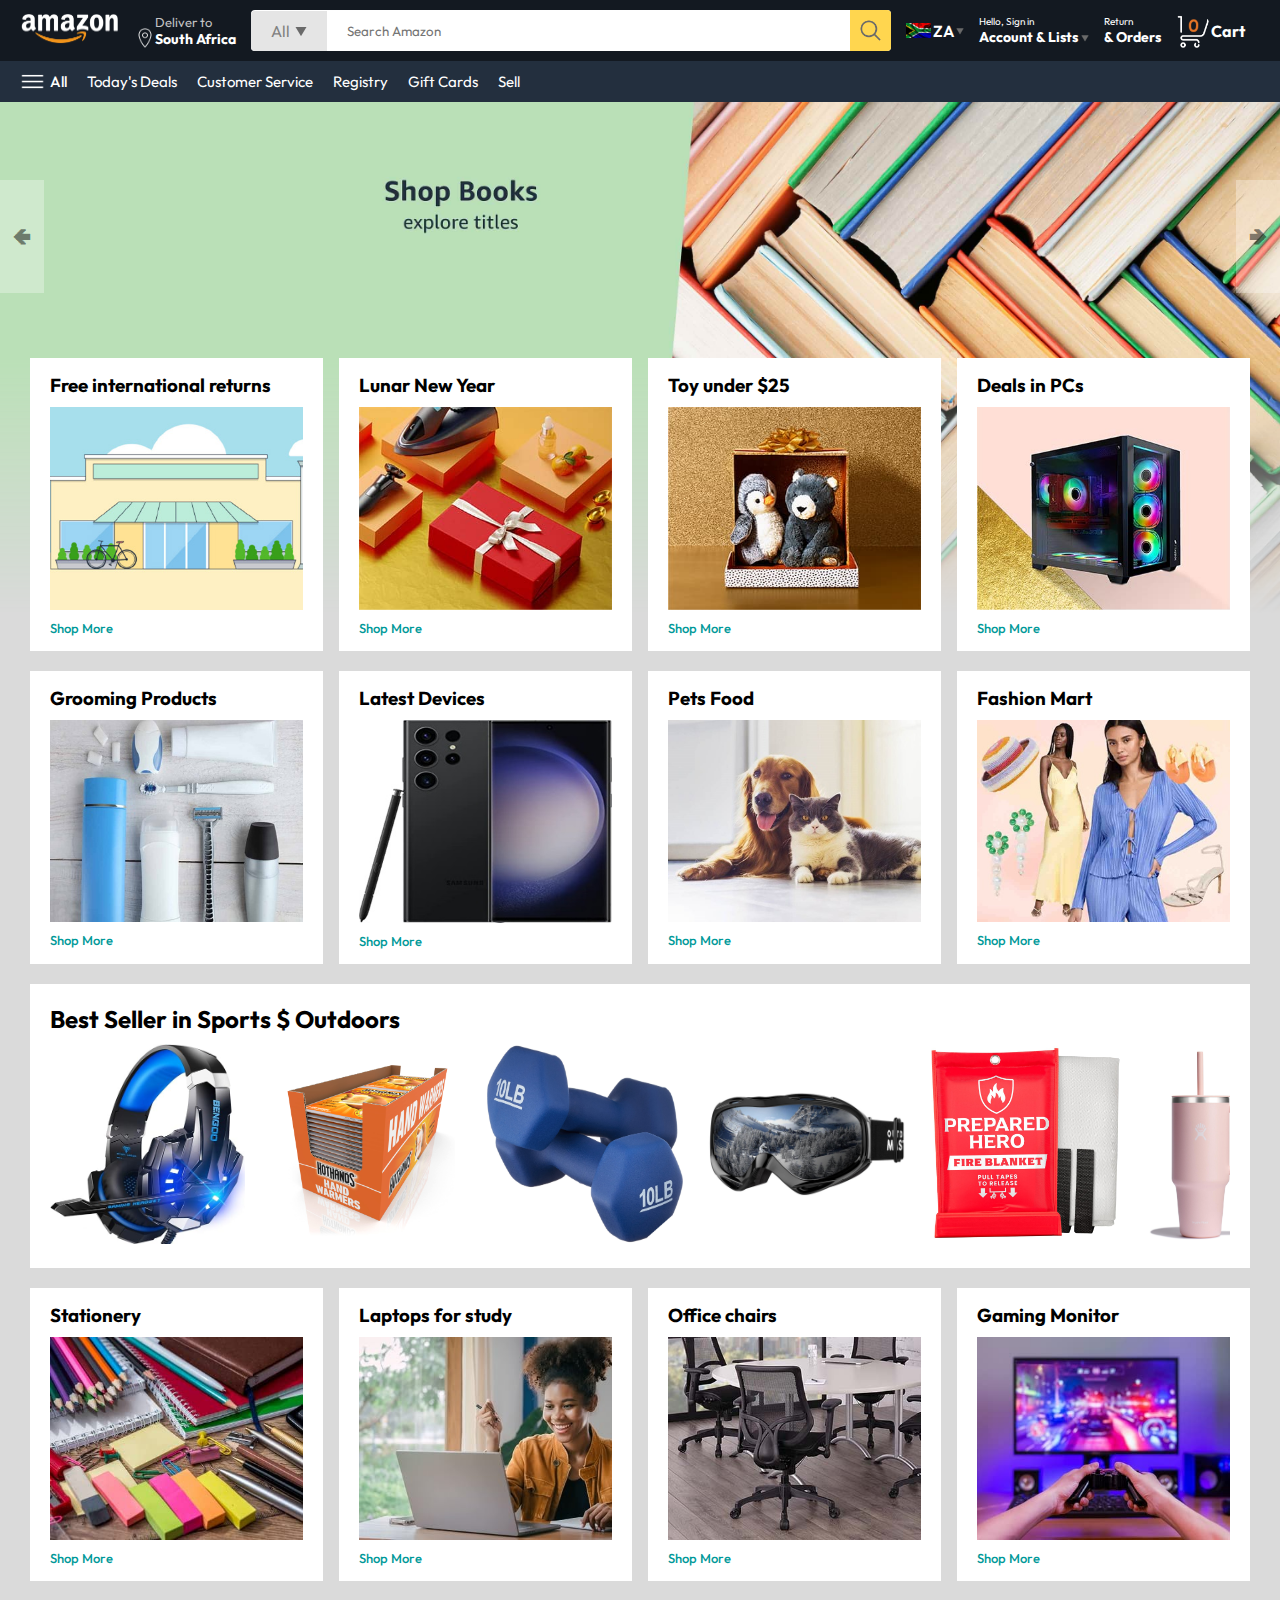
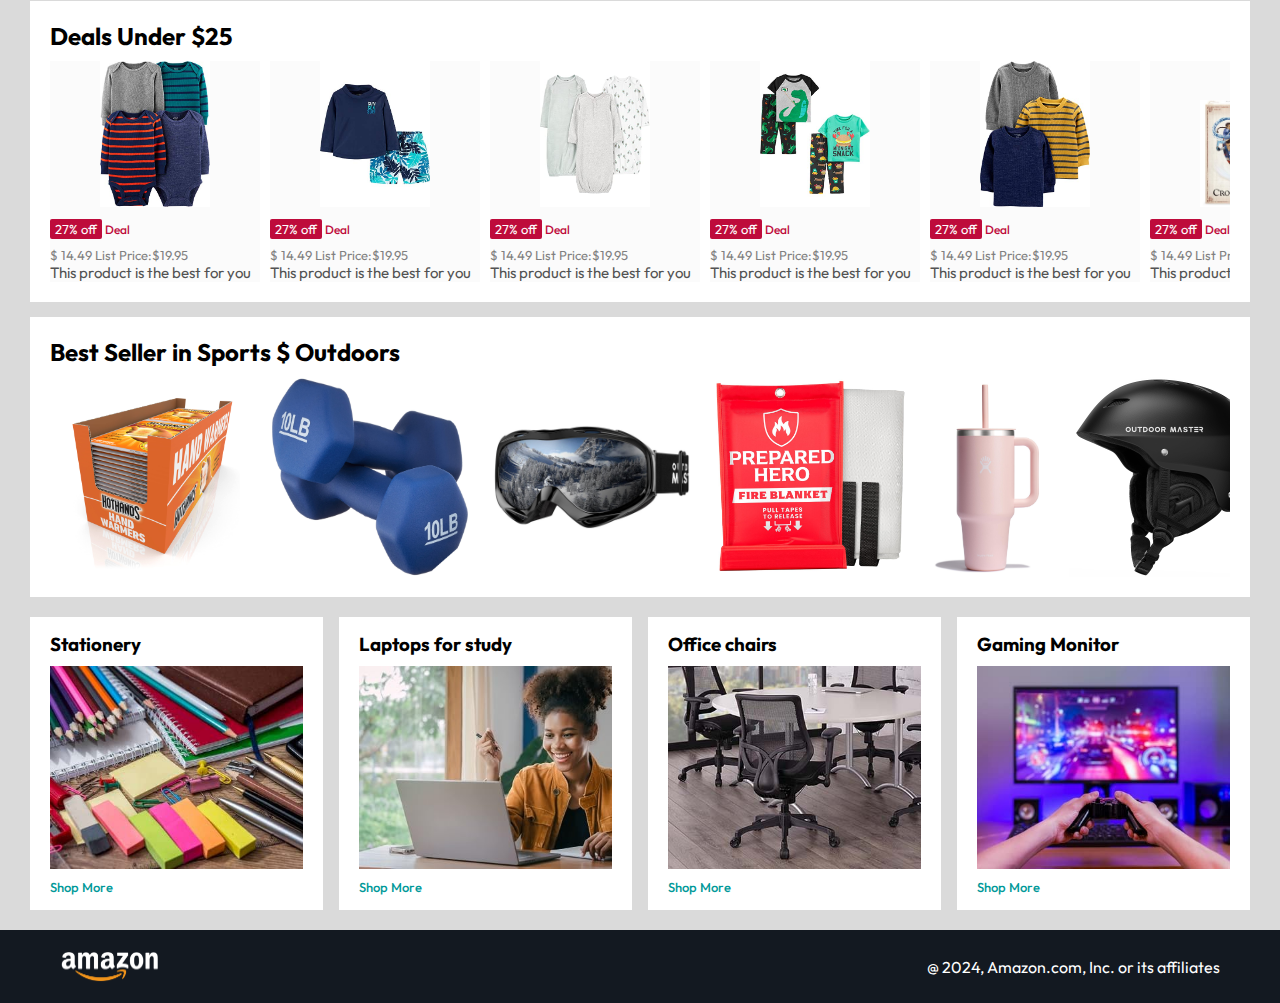
<file: Amazon clone/Content Layer/index.html>
<!DOCTYPE html>
<html lang="en">
<head>
    <meta charset="UTF-8">
    <meta name="viewport" content="width=device-width, initial-scale=1.0">
    <!-- CSS LINKS -->
    <link rel="stylesheet" href="../Presentation Layer/navigation.css">
    <link rel="stylesheet" href="../Presentation Layer/categories.css">
    <link rel="stylesheet" href="../Presentation Layer/content.css">
    <link rel="stylesheet" href="../Responsiveness/mediaQueries.css">
    <!-- CSS LINKS ENDS HERE -->
    <title>Amazon Clone</title>
</head>
<body>
    <nav>
        <a href="/">
            <img src="../Resources/images/amazon_logo.png" width="100" alt="">
        </a>
        <div class="nav-country">
            <img src="../Resources/images/location_icon.png" height="20" alt="">
            <div>
                <p>Deliver to</p>
                <h1>South Africa</h1>
            </div>
        </div>

        <div class="nav-search">
            <div class="nav-search-category">
                <p>All</p>
                <img src="../Resources/images/dropdown_icon.png" height="12" alt="">
            </div>
            <input type="text" class="nav-search-input" placeholder="Search Amazon">
            <img src="../Resources/images/search_icon.png" class="nav-search-icon" alt="">
        </div>
        <div class="nav-language">
            <img src="../Resources/images/southAfricanFlag.jpeg" width="25px" alt="">
            <p>ZA</p>
            <img src="../Resources/images/dropdown_icon.png" width="8px" alt="">
        </div>
        <div class="nav-text">
            <p>Hello, Sign in</p>
            <h1>Account & Lists <img src="../Resources/images/dropdown_icon.png" width="8px" alt=""></h1>
        </div>
        <div class="nav-text">
            <p>Return</p>
            <h1>& Orders</h1>
        </div>
        <a href="../Content Layer/signin.html" class="mobile-user-icon" style="display:none;">
            <img src="../Resources/images/user.png" alt="">
        </a>
        <a href="../Content Layer/cart.html" class="nav-cart">
            <img src="../Resources/images/cart_icon.png" width="35px" alt="">
            <h4>Cart</h4>
        </a>
    </nav>
    
    <div class="nav-bottom">
        <div>
            <img src="../Resources/images/menu_icon.png" width="25px" alt="">
            <p>All</p>
        </div>
        <p>Today's Deals</p>
        <p>Customer Service</p>
        <p>Registry</p>
        <p>Gift Cards</p>
        <p>Sell</p>
    </div>

    <div class="header-slider">
        <a href="#" class="control_prev">&#129144</a>
        <a href="#" class="control_next">&#129146</a>
        <ul>
            <img src="../Resources/images/header1.jpg" class="header-img" alt="">
            <img src="../Resources/images/header2.jpg" class="header-img" alt="">
            <img src="../Resources/images/header3.jpg" class="header-img" alt="">
            <img src="../Resources/images/header4.jpg" class="header-img" alt="">
            <img src="../Resources/images/header5.jpg" class="header-img" alt="">
            <img src="../Resources/images/header6.jpg" class="header-img" alt="">
        </ul>
    </div>

    <div class="box-row header-box">
        <div class="box-col">
            <h3>Free international returns</h3>
            <img src="../Resources/images/box1-1.jpg" alt="">
            <a href="/">Shop More</a>
        </div>
        <div class="box-col">
            <h3>Lunar New Year</h3>
            <img src="../Resources/images/box1-2.jpg" alt="">
            <a href="/">Shop More</a>
        </div>
        <div class="box-col">
            <h3>Toy under $25</h3>
            <img src="../Resources/images/box1-3.jpg" alt="">
            <a href="/">Shop More</a>
        </div>
        <div class="box-col">
            <h3>Deals in PCs</h3>
            <img src="../Resources/images/box1-4.jpg" alt="">
            <a href="/">Shop More</a>
        </div>
    </div>
    <div class="box-row">
        <div class="box-col">
            <h3>Grooming Products</h3>
            <img src="../Resources/images/box2-1.jpg" alt="">
            <a href="/">Shop More</a>
        </div>
        <div class="box-col">
            <h3>Latest Devices</h3>
            <img src="../Resources/images/box2-2.jpg" alt="">
            <a href="/">Shop More</a>
        </div>
        <div class="box-col">
            <h3>Pets Food</h3>
            <img src="../Resources/images/box2-3.jpg" alt="">
            <a href="/">Shop More</a>
        </div>
        <div class="box-col">
            <h3>Fashion Mart</h3>
            <img src="../Resources/images/box2-4.jpg" alt="">
            <a href="/">Shop More</a>
        </div>
    </div>

    <div class="products-slider">
        <h2>Best Seller in Sports $ Outdoors</h2>
        <div class="products">
            <a href="../Content Layer/product.html">
                <img src="../Resources/images/product_img.jpg" alt="">
            </a>
            <img src="../Resources/images/product1-1.jpg" alt="">
            <img src="../Resources/images/product1-2.jpg" alt="">
            <img src="../Resources/images/product1-3.jpg" alt="">
            <img src="../Resources/images/product1-4.jpg" alt="">
            <img src="../Resources/images/product1-5.jpg" alt="">
            <img src="../Resources/images/product1-6.jpg" alt="">
            <img src="../Resources/images/product1-7.jpg" alt="">
            <img src="../Resources/images/product1-8.jpg" alt="">
            <img src="../Resources/images/product1-9.jpg" alt="">
            <img src="../Resources/images/product1-10.jpg" alt="">
        </div>
    </div>

    <div class="box-row">
        <div class="box-col">
            <h3>Stationery</h3>
            <img src="../Resources/images/box3-1.jpg" alt="">
            <a href="/">Shop More</a>
        </div>
        <div class="box-col">
            <h3>Laptops for study</h3>
            <img src="../Resources/images/box3-2.jpg" alt="">
            <a href="/">Shop More</a>
        </div>
        <div class="box-col">
            <h3>Office chairs</h3>
            <img src="../Resources/images/box3-3.jpg" alt="">
            <a href="/">Shop More</a>
        </div>
        <div class="box-col">
            <h3>Gaming Monitor</h3>
            <img src="../Resources/images/box3-4.jpg" alt="">
            <a href="/">Shop More</a>
        </div>
    </div>

    <div class="products-slider-with-price">
        <h2>Deals Under $25</h2>
        <div class="products">
            <div class="product-card">
                <div class="product-img-container">
                    <img src="../Resources/images/product2-1.jpg" alt="">
                </div>
                <div class="product-offer">
                    <p>27% off</p> <span>Deal</span>
                </div>
                <p class="product-price">$ <span>14.49</span> List Price:$19.95</p>
                <h4>This product is the best for you</h4>
            </div>
            <div class="product-card">
                <div class="product-img-container">
                    <img src="../Resources/images/product2-2.jpg" alt="">
                </div>
                <div class="product-offer">
                    <p>27% off</p> <span>Deal</span>
                </div>
                <p class="product-price">$ <span>14.49</span> List Price:$19.95</p>
                <h4>This product is the best for you</h4>
            </div>
            <div class="product-card">
                <div class="product-img-container">
                    <img src="../Resources/images/product2-3.jpg" alt="">
                </div>
                <div class="product-offer">
                    <p>27% off</p> <span>Deal</span>
                </div>
                <p class="product-price">$ <span>14.49</span> List Price:$19.95</p>
                <h4>This product is the best for you</h4>
            </div>
            <div class="product-card">
                <div class="product-img-container">
                    <img src="../Resources/images/product2-4.jpg" alt="">
                </div>
                <div class="product-offer">
                    <p>27% off</p> <span>Deal</span>
                </div>
                <p class="product-price">$ <span>14.49</span> List Price:$19.95</p>
                <h4>This product is the best for you</h4>
            </div>
            <div class="product-card">
                <div class="product-img-container">
                    <img src="../Resources/images/product2-5.jpg" alt="">
                </div>
                <div class="product-offer">
                    <p>27% off</p> <span>Deal</span>
                </div>
                <p class="product-price">$ <span>14.49</span> List Price:$19.95</p>
                <h4>This product is the best for you</h4>
            </div>
            <div class="product-card">
                <div class="product-img-container">
                    <img src="../Resources/images/product2-6.jpg" alt="">
                </div>
                <div class="product-offer">
                    <p>27% off</p> <span>Deal</span>
                </div>
                <p class="product-price">$ <span>14.49</span> List Price:$19.95</p>
                <h4>This product is the best for you</h4>
            </div>
            <div class="product-card">
                <div class="product-img-container">
                    <img src="../Resources/images/product2-7.jpg" alt="">
                </div>
                <div class="product-offer">
                    <p>27% off</p> <span>Deal</span>
                </div>
                <p class="product-price">$ <span>14.49</span> List Price:$19.95</p>
                <h4>This product is the best for you</h4>
            </div>
            <div class="product-card">
                <div class="product-img-container">
                    <img src="../Resources/images/product2-8.jpg" alt="">
                </div>
                <div class="product-offer">
                    <p>27% off</p> <span>Deal</span>
                </div>
                <p class="product-price">$ <span>14.49</span> List Price:$19.95</p>
                <h4>This product is the best for you</h4>
            </div>
            <div class="product-card">
                <div class="product-img-container">
                    <img src="../Resources/images/product2-9.jpg" alt="">
                </div>
                <div class="product-offer">
                    <p>27% off</p> <span>Deal</span>
                </div>
                <p class="product-price">$ <span>14.49</span> List Price:$19.95</p>
                <h4>This product is the best for you</h4>
            </div>
            <div class="product-card">
                <div class="product-img-container">
                    <img src="../Resources/images/product2-10.jpg" alt="">
                </div>
                <div class="product-offer">
                    <p>27% off</p> <span>Deal</span>
                </div>
                <p class="product-price">$ <span>14.49</span> List Price:$19.95</p>
                <h4>This product is the best for you</h4>
            </div>
        </div>
    </div>

    <div class="products-slider">
        <h2>Best Seller in Sports $ Outdoors</h2>
        <div class="products">
            <img src="../Resources/images/product1-1.jpg" alt="">
            <img src="../Resources/images/product1-2.jpg" alt="">
            <img src="../Resources/images/product1-3.jpg" alt="">
            <img src="../Resources/images/product1-4.jpg" alt="">
            <img src="../Resources/images/product1-5.jpg" alt="">
            <img src="../Resources/images/product1-6.jpg" alt="">
            <img src="../Resources/images/product1-7.jpg" alt="">
            <img src="../Resources/images/product1-8.jpg" alt="">
            <img src="../Resources/images/product1-9.jpg" alt="">
            <img src="../Resources/images/product1-10.jpg" alt="">
        </div>
    </div>

    <div class="box-row">
        <div class="box-col">
            <h3>Stationery</h3>
            <img src="../Resources/images/box3-1.jpg" alt="">
            <a href="/">Shop More</a>
        </div>
        <div class="box-col">
            <h3>Laptops for study</h3>
            <img src="../Resources/images/box3-2.jpg" alt="">
            <a href="/">Shop More</a>
        </div>
        <div class="box-col">
            <h3>Office chairs</h3>
            <img src="../Resources/images/box3-3.jpg" alt="">
            <a href="/">Shop More</a>
        </div>
        <div class="box-col">
            <h3>Gaming Monitor</h3>
            <img src="../Resources/images/box3-4.jpg" alt="">
            <a href="/">Shop More</a>
        </div>
    </div>

    <footer>
        <img src="../Resources/images/amazon_logo.png" width="100" alt="">
        <p>@ 2024, Amazon.com, Inc. or its affiliates</p>
    </footer>

    <script src="../Behavioural Layer/script.js"></script>
</body>
</html>
</file>
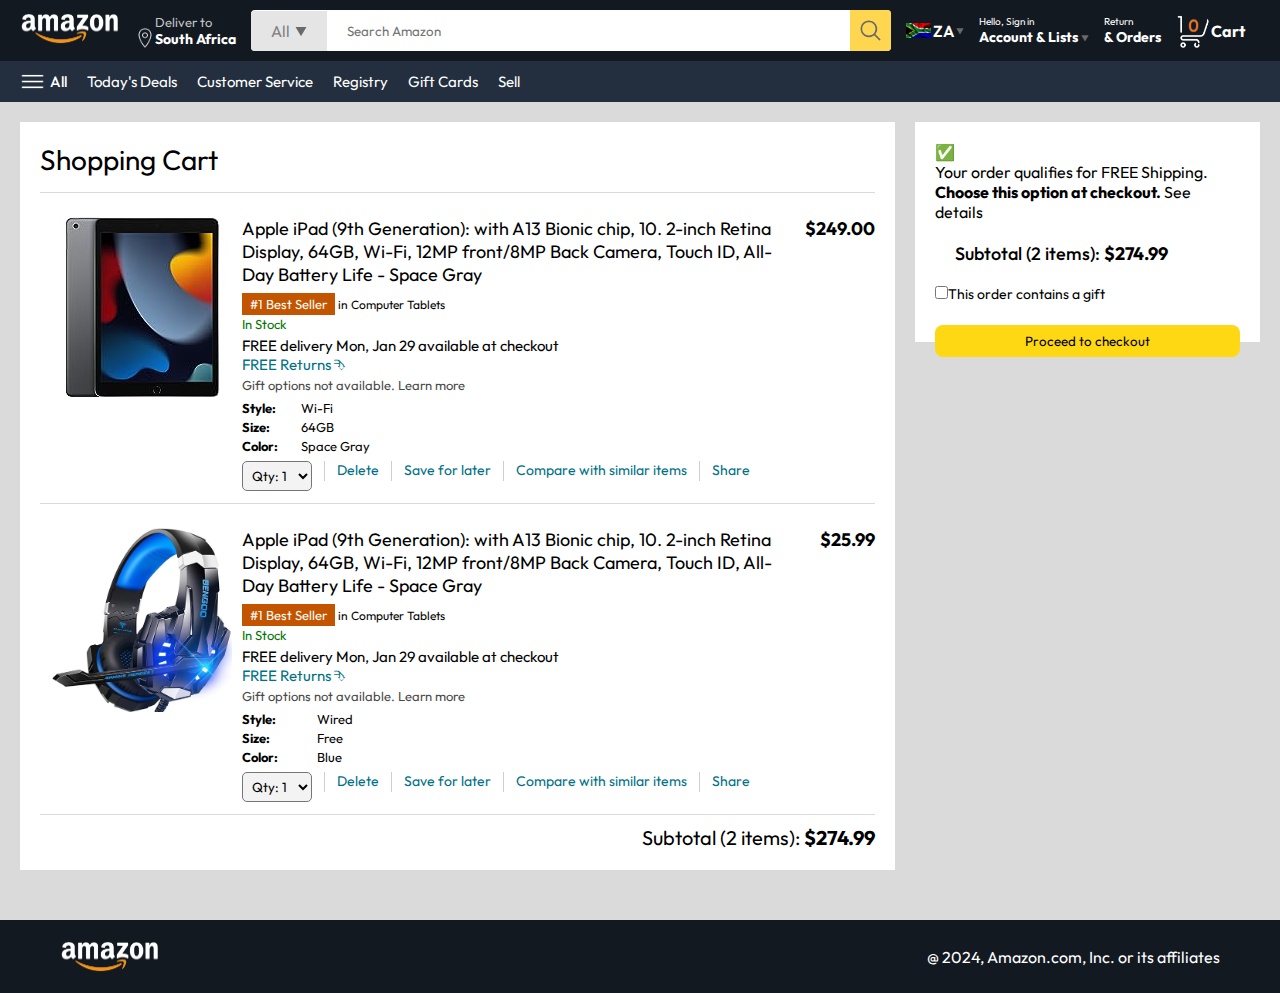
<file: Amazon clone/Content Layer/cart.html>
<!DOCTYPE html>
<html lang="en">
<head>
    <meta charset="UTF-8">
    <meta name="viewport" content="width=device-width, initial-scale=1.0">
    <!-- CSS LINKS -->
    <link rel="stylesheet" href="../Presentation Layer/navigation.css">
    <link rel="stylesheet" href="../Presentation Layer/categories.css">
    <link rel="stylesheet" href="../Presentation Layer/content.css">
    <link rel="stylesheet" href="../Presentation Layer/cart.css">
    <link rel="stylesheet" href="../Responsiveness/mediaQueries.css">
    <!-- CSS LINKS ENDS HERE --> 
    <title>Cart</title>
</head>
<body>
    <nav>
        <a href="/">
            <img src="../Resources/images/amazon_logo.png" width="100" alt="">
        </a>
        <div class="nav-country">
            <img src="../Resources/images/location_icon.png" height="20" alt="">
            <div>
                <p>Deliver to</p>
                <h1>South Africa</h1>
            </div>
        </div>

        <div class="nav-search">
            <div class="nav-search-category">
                <p>All</p>
                <img src="../Resources/images/dropdown_icon.png" height="12" alt="">
            </div>
            <input type="text" class="nav-search-input" placeholder="Search Amazon">
            <img src="../Resources/images/search_icon.png" class="nav-search-icon" alt="">
        </div>
        <div class="nav-language">
            <img src="../Resources/images/southAfricanFlag.jpeg" width="25px" alt="">
            <p>ZA</p>
            <img src="../Resources/images/dropdown_icon.png" width="8px" alt="">
        </div>
        <div class="nav-text">
            <p><a href="../Content Layer/signin.html">Hello, Sign in</a></p>
            <h1>Account & Lists <img src="../Resources/images/dropdown_icon.png" width="8px" alt=""></h1>
        </div>
        <div class="nav-text">
            <p>Return</p>
            <h1>& Orders</h1>
        </div>
        <a href="../Content Layer/signin.html" class="mobile-user-icon" style="display:none;">
            <img src="../Resources/images/user.png" alt="">
        </a>
        <a href="../Content Layer/cart.html" class="nav-cart">
            <img src="../Resources/images/cart_icon.png" width="35px" alt="">
            <h4>Cart</h4>
        </a>
    </nav>
    
    <div class="nav-bottom">
        <div>
            <img src="../Resources/images/menu_icon.png" width="25px" alt="">
            <p>All</p>
        </div>
        <p>Today's Deals</p>
        <p>Customer Service</p>
        <p>Registry</p>
        <p>Gift Cards</p>
        <p>Sell</p>
    </div>

    <div class="cart">
        <div class="cart-left">
            <h1>Shopping Cart</h1>
            <hr>
            <div class="product-cart-list">
                <img src="../Resources/images/ipad_img.jpg" alt="" width="180px">
                <div>
                    <div class="product-cart-titleprice">
                        <p>Apple iPad (9th Generation): with A13 Bionic chip, 10.
                            2-inch Retina Display, 64GB, Wi-Fi, 12MP front/8MP Back
                            Camera, Touch ID, All-Day Battery Life - Space Gray</p>
                        <p><b>$249.00</b></p>
                    </div>
                    <p class="product-cart-bestseller"><span>#1 Best Seller</span> in Computer Tablets</p>
                    <p class="product-cart-stock">In Stock</p>
                    <p class="product-cart-delivery">FREE delivery Mon, Jan 29 available at checkout</p>
                    <p class="product-cart-returns">FREE Returns &#11191</p>
                    <p class="product-cart-giftoption">Gift options not available. <span>Learn more</span></p>

                    <div class="product-cart-specs">
                        <p><b>Style:</b></p> <p>Wi-Fi</p>
                        <p><b>Size:</b></p> <p>64GB</p>
                        <p><b>Color:</b></p> <p>Space Gray</p>
                    </div>

                    <div class="cart-list-action">
                        <select>
                            <option value="1">Qty: 1</option>
                            <option value="2">Qty: 2</option>
                            <option value="3">Qty: 3</option>
                            <option value="4">Qty: 4</option>
                            <option value="5">Qty: 5</option>
                        </select>
                        <hr>
                        <p class="action-btn">Delete</p>
                        <hr>
                        <p class="action-btn">Save for later</p>
                        <hr>
                        <p class="action-btn">Compare with similar items</p>
                        <hr>
                        <p class="action-btn">Share</p>
                    </div>
                </div>
            </div>
            <hr>
            <div class="product-cart-list">
                <img src="../Resources/images/product_img.jpg" alt="" width="180px">
                <div>
                    <div class="product-cart-titleprice">
                        <p>Apple iPad (9th Generation): with A13 Bionic chip, 10.
                            2-inch Retina Display, 64GB, Wi-Fi, 12MP front/8MP Back
                            Camera, Touch ID, All-Day Battery Life - Space Gray</p>
                        <p><b>$25.99</b></p>
                    </div>
                    <p class="product-cart-bestseller"><span>#1 Best Seller</span> in Computer Tablets</p>
                    <p class="product-cart-stock">In Stock</p>
                    <p class="product-cart-delivery">FREE delivery Mon, Jan 29 available at checkout</p>
                    <p class="product-cart-returns">FREE Returns &#11191</p>
                    <p class="product-cart-giftoption">Gift options not available. <span>Learn more</span></p>

                    <div class="product-cart-specs">
                        <p><b>Style:</b></p> <p>Wired</p>
                        <p><b>Size:</b></p> <p>Free</p>
                        <p><b>Color:</b></p> <p>Blue</p>
                    </div>

                    <div class="cart-list-action">
                        <select>
                            <option value="1">Qty: 1</option>
                            <option value="2">Qty: 2</option>
                            <option value="3">Qty: 3</option>
                            <option value="4">Qty: 4</option>
                            <option value="5">Qty: 5</option>
                        </select>
                        <hr>
                        <p class="action-btn">Delete</p>
                        <hr>
                        <p class="action-btn">Save for later</p>
                        <hr>
                        <p class="action-btn">Compare with similar items</p>
                        <hr>
                        <p class="action-btn">Share</p>
                    </div>
                </div>
            </div>
            <hr>
            <div class="cart-list-subtotal">
                Subtotal (2 items): <b>$274.99</b>
            </div>

        </div>
        <div class="cart-right">
            <div class="cart-free-delivery">
                <p>&#x2705</p>
                <p>Your order qualifies for FREE Shipping. <b>Choose this option at checkout.</b> See details</p>
            </div>
            <p class="cart-subtotal">Subtotal (2 items): <b>$274.99</b></p>
            <p class="cart-right-gift"> <input type="checkbox">This order contains a gift</p>
            <button>Proceed to checkout</button>
        </div>
    </div>

    <footer class="footer-cart">
        <img src="../Resources/images/amazon_logo.png" width="100" alt="">
        <p>@ 2024, Amazon.com, Inc. or its affiliates</p>
    </footer>

</body>
</html>
</file>
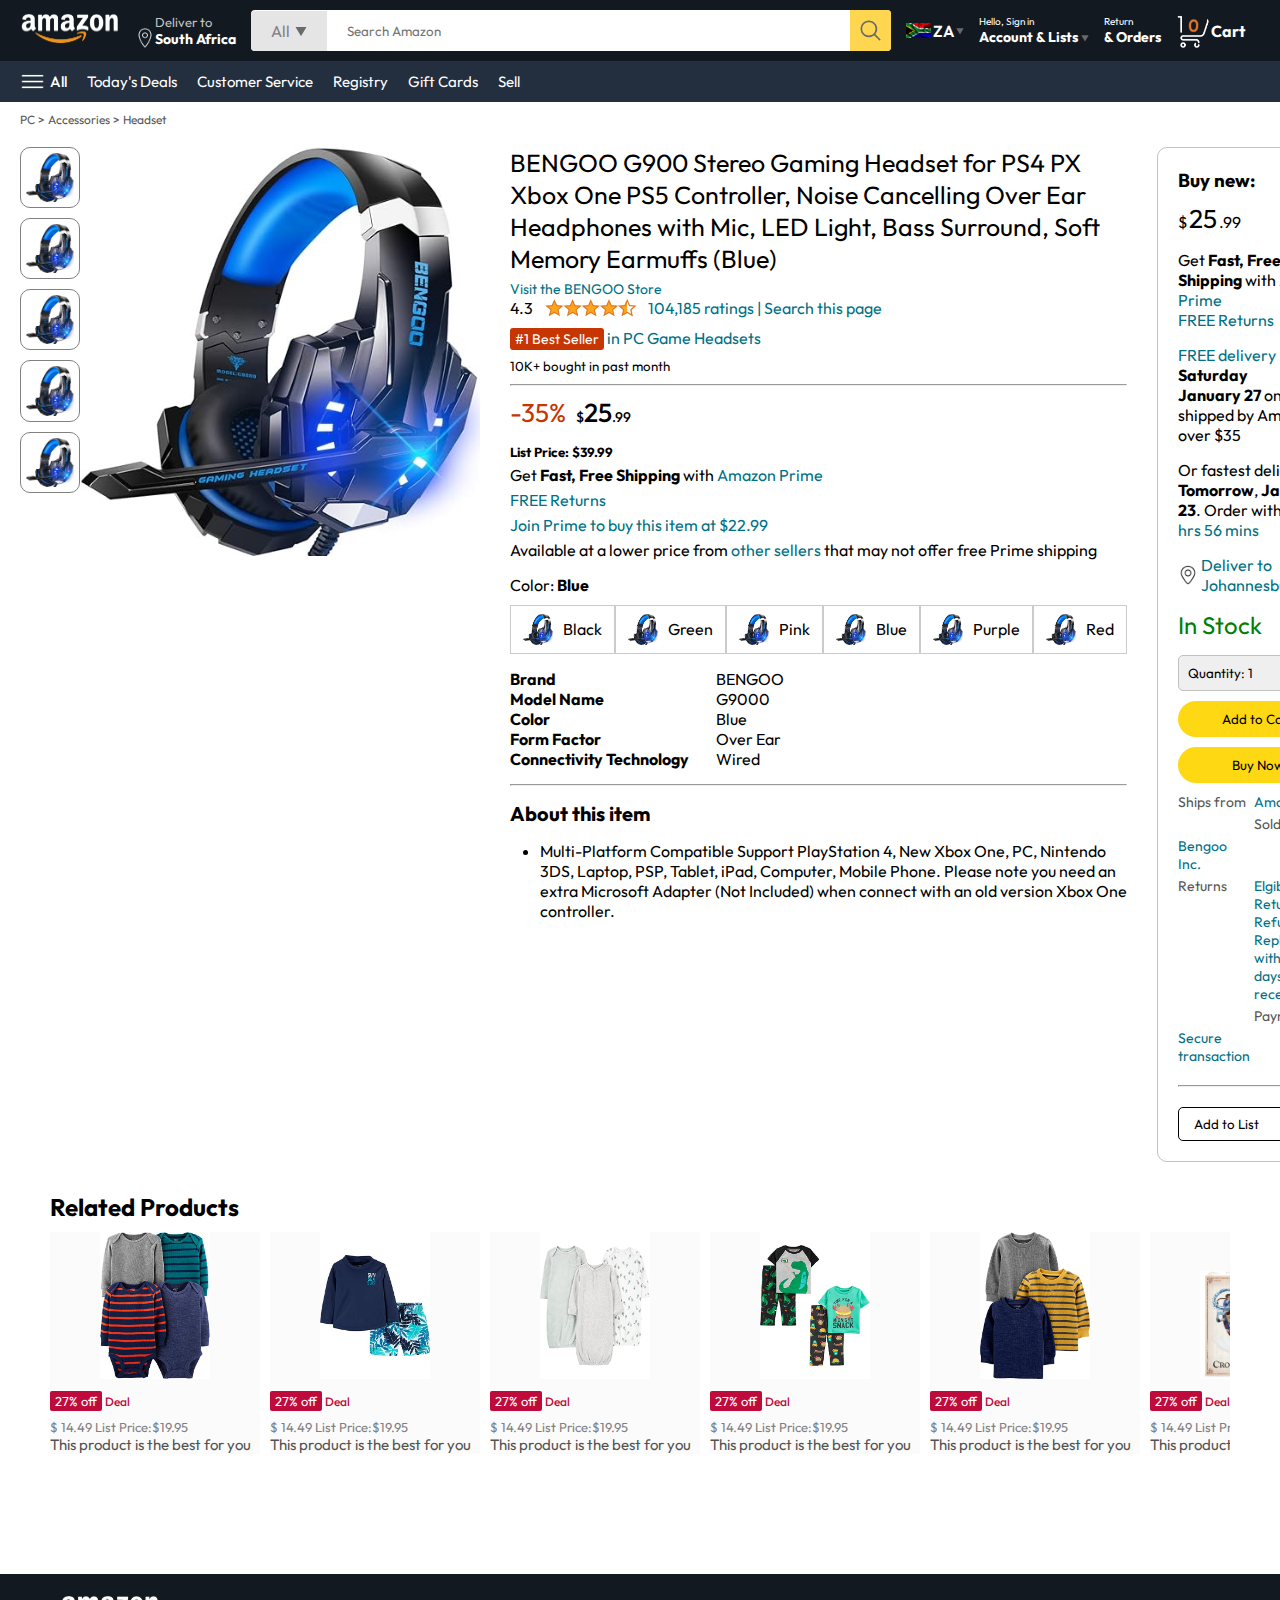
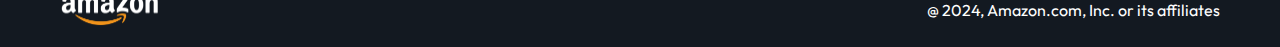
<file: Amazon clone/Content Layer/product.html>
<!DOCTYPE html>
<html lang="en">
<head>
    <meta charset="UTF-8">
    <meta name="viewport" content="width=device-width, initial-scale=1.0">
    <!-- CSS LINKS -->
    <link rel="stylesheet" href="../Presentation Layer/navigation.css">
    <link rel="stylesheet" href="../Presentation Layer/categories.css">
    <link rel="stylesheet" href="../Presentation Layer/content.css">
    <link rel="stylesheet" href="../Presentation Layer/product.css">
    <link rel="stylesheet" href="../Responsiveness/mediaQueries.css">
    <!-- CSS LINKS ENDS HERE -->
    <title>Product Page</title>
</head>
<body>
    <nav>
        <a href="/">
            <img src="../Resources/images/amazon_logo.png" width="100" alt="">
        </a>
        <div class="nav-country">
            <img src="../Resources/images/location_icon.png" height="20" alt="">
            <div>
                <p>Deliver to</p>
                <h1>South Africa</h1>
            </div>
        </div>

        <div class="nav-search">
            <div class="nav-search-category">
                <p>All</p>
                <img src="../Resources/images/dropdown_icon.png" height="12" alt="">
            </div>
            <input type="text" class="nav-search-input" placeholder="Search Amazon">
            <img src="../Resources/images/search_icon.png" class="nav-search-icon" alt="">
        </div>
        <div class="nav-language">
            <img src="../Resources/images/southAfricanFlag.jpeg" width="25px" alt="">
            <p>ZA</p>
            <img src="../Resources/images/dropdown_icon.png" width="8px" alt="">
        </div>
        <div class="nav-text">
            <p>Hello, Sign in</p>
            <h1>Account & Lists <img src="../Resources/images/dropdown_icon.png" width="8px" alt=""></h1>
        </div>
        <div class="nav-text">
            <p>Return</p>
            <h1>& Orders</h1>
        </div>
        <a href="" class="nav-cart">
            <img src="../Resources/images/cart_icon.png" width="35px" alt="">
            <h4>Cart</h4>
        </a>
    </nav>

    <div class="nav-bottom">
        <div>
            <img src="../Resources/images/menu_icon.png" width="25px" alt="">
            <p>All</p>
        </div>
        <p>Today's Deals</p>
        <p>Customer Service</p>
        <p>Registry</p>
        <p>Gift Cards</p>
        <p>Sell</p>
    </div>

    <p class="breadcrum"Video Games > PC > Accessories > Headset</p>

    <div class="product-display">
        <div class="product-d-image">
            <div class="product-icons">
                <img src="../Resources/images/product_img.jpg" alt="" width="60">
                <img src="../Resources/images/product_img.jpg" alt="" width="60">
                <img src="../Resources/images/product_img.jpg" alt="" width="60">
                <img src="../Resources/images/product_img.jpg" alt="" width="60">
                <img src="../Resources/images/product_img.jpg" alt="" width="60">
            </div>
        </div>
        <div class="product-main-image">
            <img src="../Resources/images/product_img.jpg" alt="" width="400">
        </div>
        <div class="product-d-details">
            <p class="product-title">
                BENGOO G900 Stereo Gaming Headset for PS4 PX Xbox One PS5
                Controller, Noise Cancelling Over Ear Headphones with Mic, LED
                Light, Bass Surround, Soft Memory Earmuffs (Blue)
            </p>
            <p class="brand-store">Visit the BENGOO Store</p>
            <div class="product-rating">
                <div>
                    <div>4.3 <img src="../Resources/images/rating_img.png" height="20px" alt=""></div>
                    <p>104,185 ratings | Search this page</p>
                </div>
                <p><span>#1 Best Seller</span> in PC Game Headsets</p>
                <h5>10K+ bought in past month </h5>
                <hr>
            </div>
            <div class="product-d-price">
                <div>
                    <p>-35%</p>
                    <h1>$<span>25</span>.99</h1>
                </div>
                <h5>List Price: $39.99</h5>
                <p>Get <b>Fast, Free Shipping</b> with <span>Amazon Prime</span></p>
                <p><span>FREE Returns</span></p>
                <p><span>Join Prime to buy this item at $22.99</span></p>
                <p>Available at a lower price from <span>other sellers</span> that may not
                    offer free Prime shipping
                </p>
            </div>
            
            <div class="product-color-selection">
                <p>Color: <b>Blue</b></p>
                <div class="product-color-options">
                    <div class="option">
                        <img src="../Resources/images/product_img.jpg" width="30px" alt="">
                        <p>Black</p>
                    </div>
                    <div class="option">
                        <img src="../Resources/images/product_img.jpg" width="30px" alt="">
                        <p>Green</p>
                    </div>
                    <div class="option">
                        <img src="../Resources/images/product_img.jpg" width="30px" alt="">
                        <p>Pink</p>
                    </div>
                    <div class="option">
                        <img src="../Resources/images/product_img.jpg" width="30px" alt="">
                        <p>Blue</p>
                    </div>
                    <div class="option">
                        <img src="../Resources/images/product_img.jpg" width="30px" alt="">
                        <p>Purple</p>
                    </div>
                    <div class="option">
                        <img src="../Resources/images/product_img.jpg" width="30px" alt="">
                        <p>Red</p>
                    </div>
                </div>
            </div>
            <div class="product-info">
                <p><b>Brand</b></p> <p>BENGOO</p>
                <p><b>Model Name</b></p> <p>G9000</p>
                <p><b>Color</b></p> <p>Blue</p>
                <p><b>Form Factor</b></p> <p>Over Ear</p> 
                <p><b>Connectivity Technology</b></p> <p>Wired</p>              
            </div>
            <hr>

            <div class="product-description">
                <h1>About this item</h1>
                <ul>
                    <li>Multi-Platform Compatible Support PlayStation 4, New
                        Xbox One, PC, Nintendo 3DS, Laptop, PSP, Tablet, iPad, 
                        Computer, Mobile Phone. Please note you need an extra 
                        Microsoft Adapter (Not Included) when connect with an old 
                        version Xbox One controller.
                    </li>
                </ul>
            </div>
        </div>
        <div class="product-d-purchase">
            <div class="title">
                <h3>Buy new:</h3> <img src="../Resources/images/circle_icon.png" width="20px" alt="">
            </div>
            <h1 class="price">$<span>25</span>.99</h1>
            <div class="gap">
                <p>Get <b>Fast, Free Shipping</b> with <span>Amazon Prime</span></p>
                <p><span>FREE Returns</span></p>
            </div>
            <div class="gap">
                <p><span>FREE delivery</span> <b>Saturday</b></p>
                <p><b>January 27</b> on orders shipped by Amazon over $35</p>
            </div>
            <div class="gap">
                <p>Or fastest delivery <b>Tomorrow</b>, <b>January 23</b>. Order
                within <span>10 hrs 56 mins</span></p>
            </div>

            <div class="delivery-location">
                <img src="../Resources/images/location_icon_dark.png" width="20px" alt="">
                <p><span>Deliver to Johannesburg</span></p>
            </div>
            <h2 class="product-stock">In Stock</h2>
            <select class="product-quantity">
                <option value="1">Quantity: 1</option>
                <option value="2">Quantity: 2</option>
                <option value="3">Quantity: 3</option>
            </select>

            <button class="btn">Add to Cart</button>
            <button class="btn product-buy">Buy Now</button>

            <div class="product-seller-info">
                <p>Ships from </p> <p><span>Amazon</span></p></p>
                <p>Sold by</p> <p><span>Bengoo Inc.</span></p></p>
                <p>Returns</p> <p><span>Elgible for Return, Refund or
                Replacement within 30 days of receipt</span></p></p>
                <p>Payments</p> <p><span>Secure transaction</span></p></p>
            </div>
            <hr>
            <button class="product-add-list">Add to List</button>
        </div>
    </div>
    <div class="products-slider-with-price">
        <h2>Related Products</h2>
        <div class="products">
            <div class="product-card">
                <div class="product-img-container">
                    <img src="../Resources/images/product2-1.jpg" alt="">
                </div>
                <div class="product-offer">
                    <p>27% off</p> <span>Deal</span>
                </div>
                <p class="product-price">$ <span>14.49</span> List Price:$19.95</p>
                <h4>This product is the best for you</h4>
            </div>
            <div class="product-card">
                <div class="product-img-container">
                    <img src="../Resources/images/product2-2.jpg" alt="">
                </div>
                <div class="product-offer">
                    <p>27% off</p> <span>Deal</span>
                </div>
                <p class="product-price">$ <span>14.49</span> List Price:$19.95</p>
                <h4>This product is the best for you</h4>
            </div>
            <div class="product-card">
                <div class="product-img-container">
                    <img src="../Resources/images/product2-3.jpg" alt="">
                </div>
                <div class="product-offer">
                    <p>27% off</p> <span>Deal</span>
                </div>
                <p class="product-price">$ <span>14.49</span> List Price:$19.95</p>
                <h4>This product is the best for you</h4>
            </div>
            <div class="product-card">
                <div class="product-img-container">
                    <img src="../Resources/images/product2-4.jpg" alt="">
                </div>
                <div class="product-offer">
                    <p>27% off</p> <span>Deal</span>
                </div>
                <p class="product-price">$ <span>14.49</span> List Price:$19.95</p>
                <h4>This product is the best for you</h4>
            </div>
            <div class="product-card">
                <div class="product-img-container">
                    <img src="../Resources/images/product2-5.jpg" alt="">
                </div>
                <div class="product-offer">
                    <p>27% off</p> <span>Deal</span>
                </div>
                <p class="product-price">$ <span>14.49</span> List Price:$19.95</p>
                <h4>This product is the best for you</h4>
            </div>
            <div class="product-card">
                <div class="product-img-container">
                    <img src="../Resources/images/product2-6.jpg" alt="">
                </div>
                <div class="product-offer">
                    <p>27% off</p> <span>Deal</span>
                </div>
                <p class="product-price">$ <span>14.49</span> List Price:$19.95</p>
                <h4>This product is the best for you</h4>
            </div>
            <div class="product-card">
                <div class="product-img-container">
                    <img src="../Resources/images/product2-7.jpg" alt="">
                </div>
                <div class="product-offer">
                    <p>27% off</p> <span>Deal</span>
                </div>
                <p class="product-price">$ <span>14.49</span> List Price:$19.95</p>
                <h4>This product is the best for you</h4>
            </div>
            <div class="product-card">
                <div class="product-img-container">
                    <img src="../Resources/images/product2-8.jpg" alt="">
                </div>
                <div class="product-offer">
                    <p>27% off</p> <span>Deal</span>
                </div>
                <p class="product-price">$ <span>14.49</span> List Price:$19.95</p>
                <h4>This product is the best for you</h4>
            </div>
            <div class="product-card">
                <div class="product-img-container">
                    <img src="../Resources/images/product2-9.jpg" alt="">
                </div>
                <div class="product-offer">
                    <p>27% off</p> <span>Deal</span>
                </div>
                <p class="product-price">$ <span>14.49</span> List Price:$19.95</p>
                <h4>This product is the best for you</h4>
            </div>
            <div class="product-card">
                <div class="product-img-container">
                    <img src="../Resources/images/product2-10.jpg" alt="">
                </div>
                <div class="product-offer">
                    <p>27% off</p> <span>Deal</span>
                </div>
                <p class="product-price">$ <span>14.49</span> List Price:$19.95</p>
                <h4>This product is the best for you</h4>
            </div>
        </div>
    </div>

    <footer class="product-footer">
        <img src="../Resources/images/amazon_logo.png" width="100" alt="">
        <p>@ 2024, Amazon.com, Inc. or its affiliates</p>
    </footer>
</body>
</html>
</file>
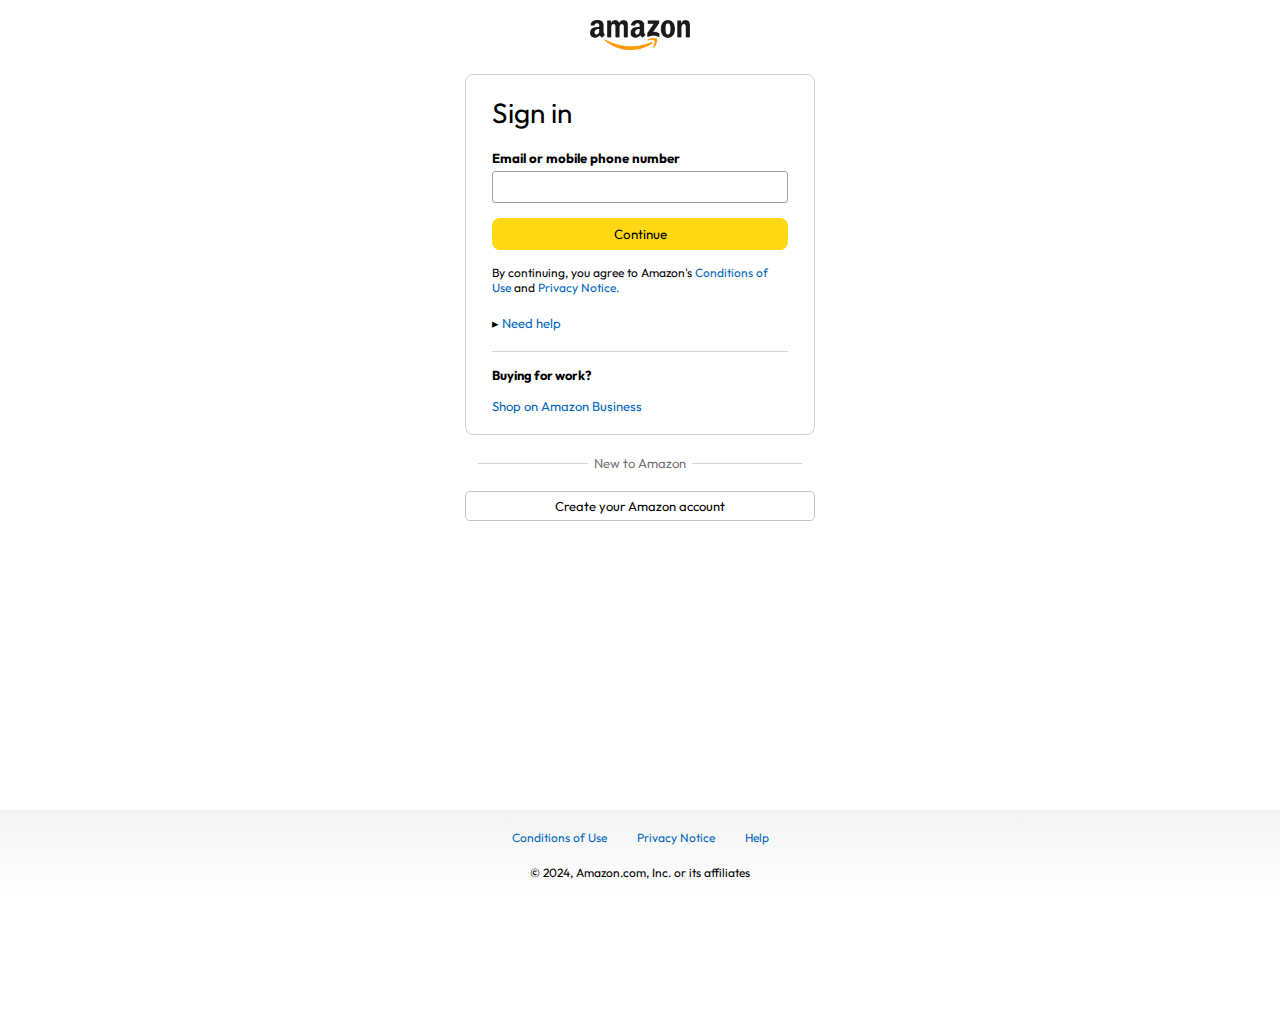
<file: Amazon clone/Content Layer/signin.html>
<!DOCTYPE html>
<html lang="en">
<head>
    <meta charset="UTF-8">
    <meta name="viewport" content="width=device-width, initial-scale=1.0">
    <!-- CSS LINKS -->
    <link rel="stylesheet" href="../Presentation Layer/signin.css">
    <!-- CSS LINKS ENDS HERE -->
    <title>Sign In</title>
</head>
<body>
    <a href="../"><img class="logo" src="../Resources/images/amazon_logo_dark.png" alt="" width="100px"></a>
    <div class="signin-container">
        <h1 class="signin-title">Sign in</h1>
        <h5 class="input-label">Email or mobile phone number</h5>
        <input type="text">
        <button>Continue</button>
        <p class="signin-condition">By continuing, you agree to Amazon's <span>Conditions of Use</span> and <span>Privacy Notice.</span></p>
        <p class="signin-help">&#9656 <span>Need help</span></p>
        <hr>
        <h4>Buying for work?</h4>
        <p class="signin-business"><span>Shop on Amazon Business</span></p>
    </div>
    <div class="signin-bottom">
        <hr>
        <p>New to Amazon</p>
        <hr>
    </div>
    <a href="../Content Layer/signup.html">
        <button class="signin-signup-btn">Create your Amazon account</button>
    </a>

    <footer>
        <div class="footer-links">
            <a href="#">Conditions of Use</a>
            <a href="#">Privacy Notice</a>
            <a href="#">Help</a>
        </div>
        <p class="footer-copyright">© 2024, Amazon.com, Inc. or its affiliates</p>
    </footer>
</body>
</html>
</file>
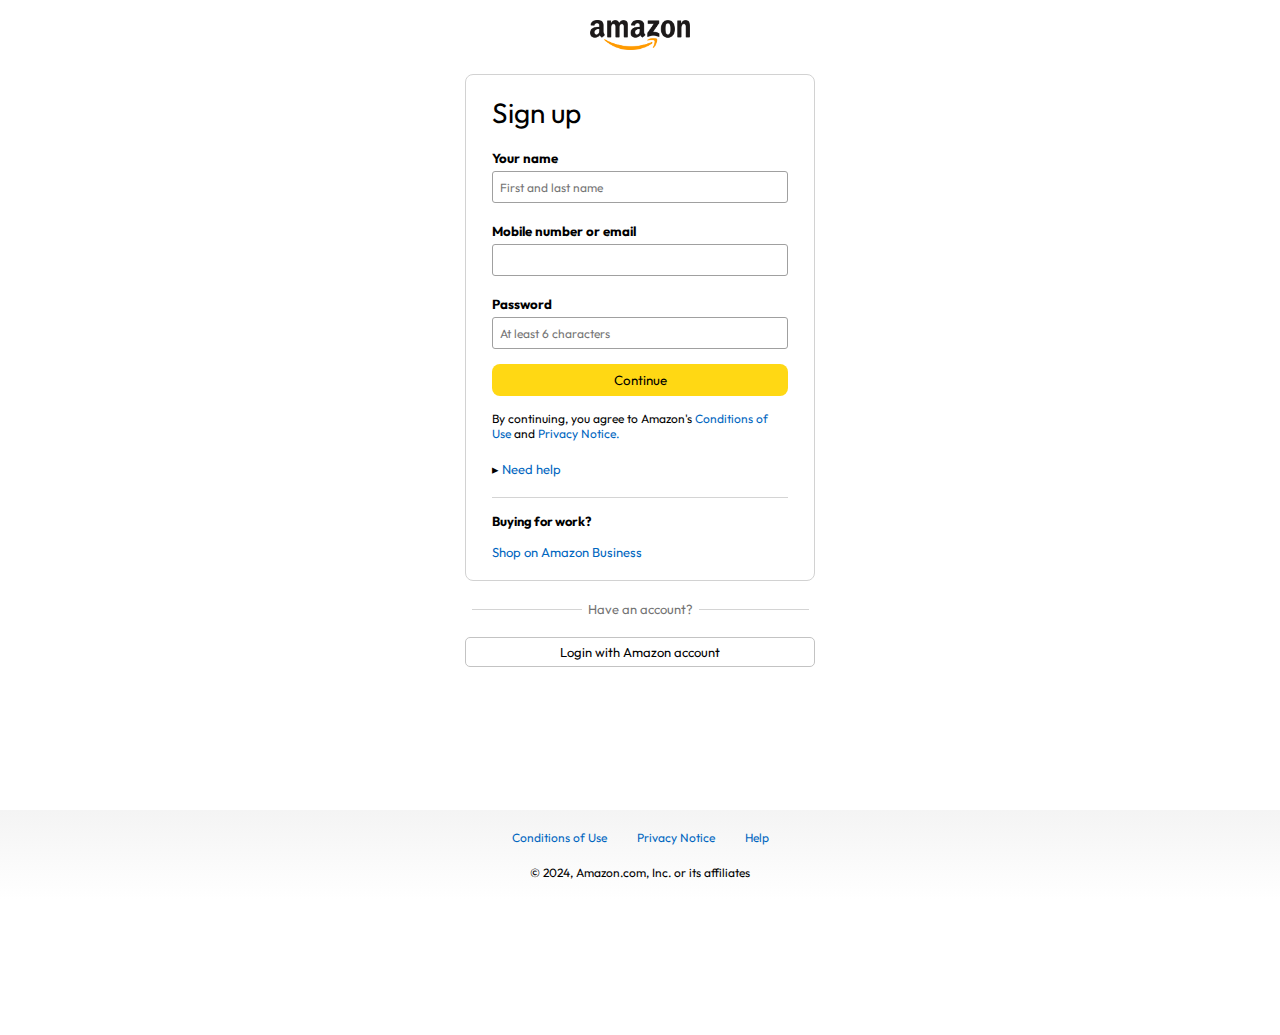
<file: Amazon clone/Content Layer/signup.html>
<!DOCTYPE html>
<html lang="en">
<head>
    <meta charset="UTF-8">
    <meta name="viewport" content="width=device-width, initial-scale=1.0">
    <!-- CSS LINKS -->
    <link rel="stylesheet" href="../Presentation Layer/signin.css">
    <!-- CSS LINKS ENDS HERE -->
    <title>Sign Up</title>
</head>
<body>
    <a href="../"><img class="logo" src="../Resources/images/amazon_logo_dark.png" alt="" width="100px"></a>
    <div class="signin-container">
        <h1 class="signin-title">Sign up</h1>
        <h5 class="input-label">Your name</h5>
        <input type="text" placeholder="First and last name">
        <h5 class="input-label">Mobile number or email</h5>
        <input type="text">
        <h5 class="input-label">Password</h5>
        <input type="password" placeholder="At least 6 characters">
        <button>Continue</button>
        <p class="signin-condition">By continuing, you agree to Amazon's <span>Conditions of Use</span> and <span>Privacy Notice.</span></p>
        <p class="signin-help">&#9656 <span>Need help</span></p>
        <hr>
        <h4>Buying for work?</h4>
        <p class="signin-business"><span>Shop on Amazon Business</span></p>
    </div>
    <div class="signin-bottom">
        <hr>
        <p>Have an account?</p>
        <hr>
    </div>
    <a href="../Content Layer/signin.html">
        <button class="signin-signup-btn">Login with Amazon account</button>
    </a>

    <footer>
        <div class="footer-links">
            <a href="#">Conditions of Use</a>
            <a href="#">Privacy Notice</a>
            <a href="#">Help</a>
        </div>
        <p class="footer-copyright">© 2024, Amazon.com, Inc. or its affiliates</p>
    </footer>
</body>
</html>
</file>
<file: Amazon clone/Presentation Layer/navigation.css>
@import url('https://fonts.googleapis.com/css2?family=Outfit:wght@100..900&family=Poppins:ital,wght@0,100;0,200;0,300;0,400;0,500;0,600;0,700;0,800;0,900;1,100;1,200;1,300;1,400;1,500;1,600;1,700;1,800;1,900&display=swap');

*{
    padding: 0;
    margin: 0;
    box-sizing: border-box;
    font-family: Outfit;
}

body{
    background: #dadada;
}

a{
    text-decoration: none;
    color: inherit;
}

nav{
    display: flex;
    align-items: center;
    justify-content: space-between;
    background: #131921;
    padding: 10px 20px;
    color: #fff;
}

.nav-country{
    display: flex;
    align-items: end;
    margin-left: 15px;
    font-size: 13px;
    color: #c4c4c4;
}

.nav-country h1{
    color: #fff;
    font-size: 14px;
}

.nav-search{
    flex: 1;
    display: flex;
    align-items: center;
    background: #fff;
    color: gray;
    max-width: 1000px;
    border-radius: 4px;
    margin-left: 15px;
    -webkit-border-radius: 4px;
    -moz-border-radius: 4px;
    -ms-border-radius: 4px;
    -o-border-radius: 4px;
}

.nav-search-category{
    display: flex;
    align-items: center;
    padding: 10px 20px;
    gap: 5px;
    background: #e5e5e5;
    border-radius: 4px 0 0 4px;
    -webkit-border-radius: 4px 0 0 4px;
    -moz-border-radius: 4px 0 0 4px;
    -ms-border-radius: 4px 0 0 4px;
    -o-border-radius: 4px 0 0 4px;
}

.nav-search-input{
    border: none;
    outline: none;
    padding-left: 20px;
    width: 100%;
}

.nav-search-icon{
    max-width: 41px;
    padding: 8px;
    background: #ffd64f;
    border-radius: 0 4px 4px 0;
    -webkit-border-radius: 0 4px 4px 0;
    -moz-border-radius: 0 4px 4px 0;
    -ms-border-radius: 0 4px 4px 0;
    -o-border-radius: 0 4px 4px 0;
}

.nav-language{
    display: flex;
    align-items: center;
    gap: 2px;
    font-weight: 600;
    margin-left: 15px;
}

.nav-text{
    margin-left: 15px;
}

.nav-text p{
    font-size: 10px;
}

.nav-text h1{
    font-size: 14px;
}

.nav-cart{
    display: flex;
    align-items: center;
    margin: 0px 15px;
}
</file>
<file: Amazon clone/Presentation Layer/categories.css>
@import url('https://fonts.googleapis.com/css2?family=Outfit:wght@100..900&family=Poppins:ital,wght@0,100;0,200;0,300;0,400;0,500;0,600;0,700;0,800;0,900;1,100;1,200;1,300;1,400;1,500;1,600;1,700;1,800;1,900&display=swap');

.nav-bottom{
    display: flex;
    align-items: center;
    gap: 20px;
    padding: 8px 20px;
    background: #232f3e;
    color: #fff;
    font-size: 15px;
}

.nav-bottom div{
    display: flex;
    align-items: center;
    gap: 5px;
    font-weight: 500;
}

.header-slide ul{
    display: flex;
    overflow-y: hidden;
}

.header-img{
    max-width: 100%;
    mask-image: linear-gradient(to bottom, #000000 50%, transparent 100%);
}

.header-slider a{
    position: absolute;
    top: 20%;
    z-index: 1;
    padding: 5vh 1vw;
    background: #ffffff4f;
    color: #0000007b;
    text-decoration: none;
    font-weight: 600;
    font-size: 18px;
    cursor: pointer;
}

.control_next {
    right: 0;
}

.box-row{
    display: flex;
    flex-wrap: wrap;
    row-gap: 20px;
    justify-content: space-between;
    margin: 20px 30px;
}

.box-col{
    display: flex;
    flex-direction: column;
    gap: 10px;
    padding: 15px 20px;
    background: #fff;
    max-width: 24%;
    min-height: 200px;
    z-index: 1;
}

.box-col a{
    font-size: 13px;
    color: #009999;
    font-weight: 500;
}

.header-box{
    margin-top: -20vw;
}
</file>
<file: Amazon clone/Presentation Layer/content.css>
@import url('https://fonts.googleapis.com/css2?family=Outfit:wght@100..900&family=Poppins:ital,wght@0,100;0,200;0,300;0,400;0,500;0,600;0,700;0,800;0,900;1,100;1,200;1,300;1,400;1,500;1,600;1,700;1,800;1,900&display=swap');

.products-slider{
    background: #fff;
    margin: 0 30px;
    padding: 20px;
    margin-bottom: 15px;
}

.products-slider .products{
    display: flex;
    overflow-x: auto;
    gap: 20px;
    margin-top: 10px;
}

.products-slider .products img{
    max-width: 200px;
    max-height: 200px;
}

.products-slider .products::-webkit-scrollbar{
    display: none;
}

.products-slider-with-price {
    background: #fff;
    margin: 0 30px;
    padding: 20px;
    margin-bottom: 15px;
}

.products-slider-with-price .products{
    display: flex;
    overflow-x: auto;
    gap: 10px;
    margin-top: 10px;
}

.products-slider-with-price .products::-webkit-scrollbar{
    display: none;
}

.product-card{
    display: flex;
    flex-direction: column;
    justify-content: end;
    min-width: 210px;
    background: #fbfbfb;
}

.product-card img{
    width: 110px;
    margin: 0 50px;
}

.product-offer p{
    background: #be0b3b;
    color: #fff;
    display: inline-block;
    padding: 2px 5px;
    border-radius: 2px;
    margin: 8px 0;
    font-size: 13px;
    -webkit-border-radius: 2px;
    -moz-border-radius: 2px;
    -ms-border-radius: 2px;
    -o-border-radius: 2px;
}

.product-offer span{
    color: #be0b3b;
    font-weight: 500;
    font-size: 12px;
}

.product-price{
    color: gray;
    font-size: 13px;
}

.product-card h4{
    color: #525252;
    font-size: 15px;
    font-weight: 400;
}

footer{
    display: flex;
    justify-content: space-between;
    align-items: center;
    color: #fff;
    background: #131921;
    padding: 20px 60px;
}
</file>
<file: Amazon clone/Responsiveness/mediaQueries.css>
@media only screen and (max-width: 900px){
    /* --- nav --- */
    nav{
        flex-wrap: wrap;
    }
    .nav-search{
        order: 7;
        margin: 15px 0 5px;
        min-width: 300px;
    }
    .box-col{
        max-width: 48%;
    }

    /* --- product --- */
    .product-icons{
        display: none;
    }
    .product-main-image img{
        width: 100%;
        padding: 20px;
    }
    .option{
        padding: 6px 8px;
    }
    .option p{
        display: none;
    }
    .product-d-purchase{
        max-width: 90%;
        margin: 20px auto 10px;
    }

    /* --- cart --- */
    .cart{
        flex-wrap: wrap;
    }
}

@media only screen and (max-width: 600px){

    /* --- nav --- */
    .nav-country{
        display: none;
    }
    .nav-language{
        display: none;
    }
    .nav-text{
        display: none;
    }
    .nav-bottom{
        font-size: 13px;
        gap: 10px;
        overflow-x: scroll;
    }
    .nav-bottom::-webkit-scrollbar{
        display: none;
    }
    .nav-bottom p{
        text-wrap: nowrap;
    }
    .mobile-user-icon{
        display: flex 9 !important;
        flex: 1;
        justify-content: flex-end;
    }
    .mobile-user-icon img{
        width: 25px;
    }
    .nav-cart h4{
        display: none;
    }
    .nav-cart img{
        width: 25px;
    }
    .header-slider a{
        top: 24%;
        padding: 2vh 1vw;
        font-size: 15px;
    }
    .box-col{
        max-width: 100%;
        width: 100%;
    }
    footer{
        justify-content: center;
        flex-direction: column;
        font-size: 14px;
    }

    /* --- cart --- */
    .product-cart-list{
        padding: 24px 0;
    }
    .product-cart-list img{
        width: 80px;
    }
    .product-cart-titleprice{
        flex-wrap: wrap;
        font-size: 14px;
    }
    .product-cart-delivery{
        font-size: 13px;
    }
    .cart-list-action .action-btn:nth-child(1){
        display: none;
    }
    .cart-list-action hr:nth-child(2){
        display: none;
    }
    .cart-list-action .action-btn:nth-child(3){
        display: none;
    }
    .cart-list-action hr:nth-child(4){
        display: none;
    }
    .cart-right{
        min-width: 100%;
    }
}
</file>
<file: Amazon clone/Presentation Layer/cart.css>
.cart{
    display: flex;
    gap: 20px;
    margin: 20px;
}

.cart-left{
    background: white;
    padding: 20px;
}

.cart-left h1{
    font-size: 28px;
    font-weight: 400;
    margin-bottom: 15px;
}

.cart-left hr{
    border: none;
    height: 1px;
    background: #dadada;
}

.product-cart-list{
    display: flex;
    align-items: start;
    gap: 10px;
    padding: 24px 0 12px 12px;
}

.product-cart-titleprice{
    display: flex;
    gap: 20px;
    font-size: 18px;
}

.product-cart-bestseller{
    font-size: 12px;
    margin-top: 10px;
}

.product-cart-bestseller span{
    font-size: 13px;
    background: #c45500;
    color: #fff;
    padding: 3px 8px;
}

.product-cart-stock{
    font-size: 13px;
    color: #007600;
    margin: 4px 0;
}

.product-cart-delivery{
    font-size: 15px;
}

.product-cart-returns{
    font-size: 15px;
    color: #007185;
    font-weight: 400;
}

.product-cart-giftoption{
    color: #494949;
    font-size: 13px;
    margin: 3px 0;
}

.product-cart-specs{
    max-width: 150px;
    display: grid;
    grid-template-columns: auto auto;
    row-gap: 3px;
    font-size: 13px;
    margin: 7px 0;
}

.cart-list-action{
    display: flex;
    gap: 12px;
    font-size: 14px;
    color: #007185;
}

.cart-list-action hr{
    height: 20px;
    width: 1px;
    background: #cfcfcf;
}

.cart-list-action select{
    padding: 5px;
    border-radius: 5px;
    background: #f3f3f3;
    -webkit-border-radius: 5px;
    -moz-border-radius: 5px;
    -ms-border-radius: 5px;
    -o-border-radius: 5px;
}

.cart-list-subtotal{
    text-align: right;
    font-size: 20px;
    margin-top: 10px;
}

.cart-right{
    background: white;
    padding: 20px;
    max-height: 220px;
    min-width: 280px;
}

.cart-subtotal{
    margin: 20px;
    font-size: 18px;
    font-weight: 500;
}

.cart-right-gift{
    margin: 7px 0;
    font-size: 14px;
}

.cart-right button{
    width: 100%;
    height: 32px;
    margin: 15px 0;
    background: #ffd814;
    border: none;
    border-radius: 8px;
    cursor: pointer;
    -webkit-border-radius: 8px;
    -moz-border-radius: 8px;
    -ms-border-radius: 8px;
    -o-border-radius: 8px;
}

.cart-right button:hover{
    background: #ebc712;
}

.footer-cart{
    margin-top: 50px;
}
</file>
<file: Amazon clone/Presentation Layer/product.css>
body{
    background: #fff;
}

.breadcrum{
    padding: 10px 20px;
    font-size: 12px;
    color: #565656;
}

.product-display{
    min-height: 100%;
    padding: 10px 20px;
    display: flex;
}

.product-d-image{
    display: flex;
    gap: 10px;
}

.product-icons{
    display: flex;
    flex-direction: column;
    gap: 10px;
}

.product-icons img{
    border: 1px solid gray;
    border-radius: 10px;
    padding: 5px;
    -webkit-border-radius: 10px;
    -moz-border-radius: 10px;
    -ms-border-radius: 10px;
    -o-border-radius: 10px;
}

.product-d-details{
    margin: 0 30px;
}

.product-title{
    font-size: 25px;
}

.brand-store{
    margin-top: 5px;
    color: #007185;
    font-size: 14px;
}

.product-rating{
    display: flex;
    flex-direction: column;
    gap: 10px;
}

.product-rating div{
    display: flex;
    align-items: center;
    gap: 10px;
}

.product-rating p{
    color: #007185;
}

.product-rating p span{
    color: #fff;
    background: #c73500;
    padding: 2px 5px;
    border-radius: 3px;
    font-size: 14px;
    -webkit-border-radius: 3px;
    -moz-border-radius: 3px;
    -ms-border-radius: 3px;
    -o-border-radius: 3px;
}

.product-rating h5{
    font-weight: 400;
}

.product-d-price{
    display: flex;
    flex-direction: column;
    gap: 5px;
}

.product-d-price div{
    display: flex;
    align-items: center;
    gap: 10px;
    margin: 10px 0;
}

.product-d-price div p{
    font-size: 26px;
    color: #c73500;
}

.product-d-price div h1{
    font-size: 14px;
    font-weight: 500;
}

.product-d-price div h1 span{
    font-size: 26px;
    font-weight: 500;
}

.product-d-price div h5{
    color: #565656;
    font-weight: 400;
}

.product-d-price h5 span{
    text-decoration: line-through;
}

.product-d-price p span{
    color: #007185;
}

.product-color-selection{
    margin: 15px 0;
}

.product-color-options{
    display: flex;
    justify-content: space-between;
    margin-top: 10px;
}

.option{
    display: flex;
    align-items: center;
    padding: 8px 12px;
    border: 1px solid #cbcbcb;
    gap: 10px;
}

.product-info{
    display: grid;
    grid-template-columns: auto auto;
    max-width: 300px;
    margin-bottom: 15px;
}

.product-description h1{
    font-size: 20px;
    margin: 15px 0;
}

.product-description ul{
    display: flex;
    flex-direction: column;
    gap: 10px;
    margin-left: 30px;
}

.product-d-purchase{
    width: 100%;
    max-width: 280px;
    border: 1px solid #c1c1c1;
    border-radius: 10px;
    padding: 20px;
    -webkit-border-radius: 10px;
    -moz-border-radius: 10px;
    -ms-border-radius: 10px;
    -o-border-radius: 10px;
}

.product-d-purchase .title{
    display: flex;
    justify-content: space-between;
    align-items: center;
}

.product-d-purchase .price{
    font-size: 16px;
    font-weight: 400;
    margin: 10px 0;
}

.product-d-purchase .price span{
    font-size: 26px;
    padding: 2px;
}

.product-d-purchase .gap{
    margin: 15px 0;
}

.product-d-purchase p span{
    color: #007185;
}

.delivery-location{
    display: flex;
    align-items: center;
    gap: 3px;
}

.product-stock{
    margin: 15px 0;
    color: green;
    font-weight: 400;
}

.product-quantity{
    padding: 8px 5px;
    outline: none;
    width: 100%;
    border-radius: 5px;
    background: #efefef;
    border-color: #c1c1c1;
    -webkit-border-radius: 5px;
    -moz-border-radius: 5px;
    -ms-border-radius: 5px;
    -o-border-radius: 5px;
}

.product-d-purchase .btn{
    outline: none;
    border: none;
    background: #ffd814;
    width: 100%;
    padding: 10px 0;
    margin-top: 10px;
    border-radius: 50px;
    cursor: pointer;
    -webkit-border-radius: 50px;
    -moz-border-radius: 50px;
    -ms-border-radius: 50px;
    -o-border-radius: 50px;
}

.product-d-purchase .product-but{
    background: #ffa41c;
}

.product-seller-info{
    margin-top: 10px;
    display: grid;
    grid-template-columns: auto auto;
    gap: 4px;
    font-size: 14px;
    color: #565656;
}

.product-seller-info span{
    color: #007185;
}

.product-d-purchase hr{
    margin: 20px 0;
}

.product-add-list{
    width: 100%;
    padding: 8px 15px;
    border-radius: 5px;
    border: 1px solid #000;
    text-align: start;
    background: white; 
    cursor: pointer;
    -webkit-border-radius: 5px;
    -moz-border-radius: 5px;
    -ms-border-radius: 5px;
    -o-border-radius: 5px;
}

.product-footer{
    margin-top: 100px;
}
</file>
<file: Amazon clone/Presentation Layer/signin.css>
@import url('https://fonts.googleapis.com/css2?family=Outfit:wght@100..900&family=Poppins:ital,wght@0,100;0,200;0,300;0,400;0,500;0,600;0,700;0,800;0,900;1,100;1,200;1,300;1,400;1,500;1,600;1,700;1,800;1,900&display=swap');

*{
    padding: 0;
    margin: 0;
    box-sizing: border-box;
    font-family: Outfit;
}

body{
    background: #fff;
    text-align: center;
    font-family: Outfit;
    min-height: 115vh;
}

.logo{
    margin-top: 20px;
}

.signin-container{
    max-width: 350px;
    border: 1px solid #d2d2d2;
    margin: auto;
    margin-top: 20px;
    padding: 20px 26px;
    border-radius: 8px;
    text-align: left;
    -webkit-border-radius: 8px;
    -moz-border-radius: 8px;
    -ms-border-radius: 8px;
    -o-border-radius: 8px;
}

.signin-title{
    font-size: 28px;
    font-weight: 400;
}

.input-label{
    margin-top: 20px;
}

.signin-container input{
    width: 100%;
    height: 32px;
    margin-top: 5px;
    padding: 3px 7px;
    border-radius: 3px;
    border: 1px solid #a0a0a0;
    font-size: 12px;
    -webkit-border-radius: 3px;
    -moz-border-radius: 3px;
    -ms-border-radius: 3px;
    -o-border-radius: 3px;
}

.signin-container input:focus{
    outline: 3px solid #c2f2ff;
}

.signin-container button{
    width: 100%;
    height: 32px;
    margin: 15px 0;
    background: #ffd814;
    border: none;
    border-radius: 8px;
    cursor: pointer;
    -webkit-border-radius: 8px;
    -moz-border-radius: 8px;
    -ms-border-radius: 8px;
    -o-border-radius: 8px;
}

.signin-container button:hover{
    background: #ebc712;
}

.signin-condition{
    font-size: 12px;
}

.signin-container p span{
    color: #0066c0;
}

.signin-help{
    font-size: 13px;
    margin: 20px 0;
}

.signin-container hr{
    border: none;
    height: 1px;
    background: #d4d4d4;
}

.signin-container h4{
    margin: 15px 0;
    font-size: 13px;
}

.signin-business{
    font-size: 13px;
}

.signin-bottom{
    max-width: 350px;
    font-size: 13px;
    color: #737373;
    margin: 20px auto;
    display: flex;
    align-items: center;
    justify-content: center;
    gap: 6px;
}

.signin-bottom hr{
    border: none;
    height: 1px;
    background: #d4d4d4;
    width: 110px;
}

.signin-signup-btn{
    width: 350px;
    height: 30px;
    font-size: 13px;
    background: #fff;
    border-radius: 5px;
    border: 1px solid #c3c3c3;
    -webkit-border-radius: 5px;
    -moz-border-radius: 5px;
    -ms-border-radius: 5px;
    -o-border-radius: 5px;
}

.signin-signup-btn:hover{
    background: #f1f1f1;
}

footer{
    width: 100%;
    height: auto;
    max-height: 200px;
    margin-top: 20px;
    padding: 20px 0;
    position: fixed;
    bottom: 0;
    background: linear-gradient(to bottom, #f4f4f4, #fff);
    border-radius: 2px solid #ededed;
    font-size: 12px;
}

footer .footer-links{
    display: flex;
    justify-content: center;
    gap: 30px;
    margin-bottom: 20px;
}

footer .footer-links a{
    text-decoration: none;
    color: #0066c0;
}
</file>
